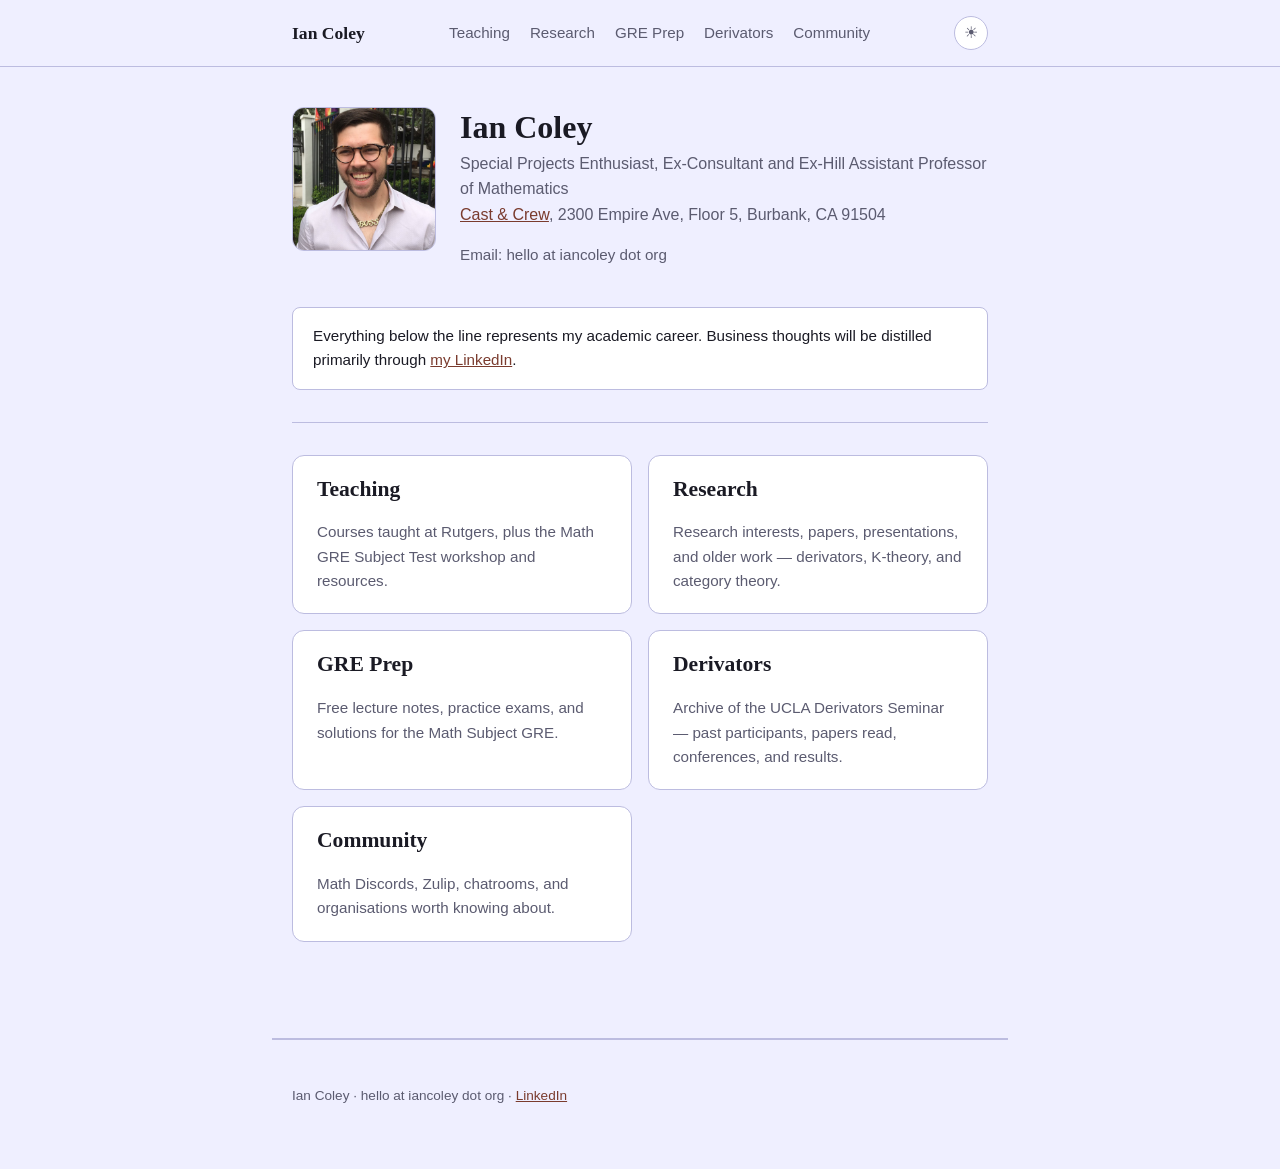
<file: index.html>
<!doctype html>
<html lang="en">
<head>
<meta charset="utf-8">
<meta name="viewport" content="width=device-width, initial-scale=1">
<title>Ian Coley</title>
<meta name="author" content="Ian Coley">

<link rel="stylesheet" href="css/style.css?v=1787190725225">
<script>
(function () {
  try {
    var saved = localStorage.getItem("theme");
    if (saved === "light" || saved === "dark") {
      document.documentElement.dataset.theme = saved;
    }
  } catch (e) {}
})();
</script>
</head>
<body>
<a class="skip-link" href="#main">Skip to content</a>
<header class="site-header">
  <nav class="site-nav">
    <a class="brand" href="index.html">Ian Coley</a>
    <div class="nav-links">
      <a href="teaching.html">Teaching</a>
      <a href="research.html">Research</a>
      <a href="greprep.html">GRE Prep</a>
      <a href="derivators.html">Derivators</a>
      <a href="community.html">Community</a>
    </div>
    <button type="button" class="theme-toggle" id="theme-toggle" aria-label="Toggle dark mode">
      <span class="icon-light" aria-hidden="true">&#9728;</span>
      <span class="icon-dark" aria-hidden="true">&#9789;</span>
    </button>
  </nav>
</header>
<main id="main">
<div class="profile">
  <img src="me.jpg" alt="Ian Coley" width="200" height="200" class="profile-photo">
  <div class="profile-text">
    <h1>Ian Coley</h1>
    <p class="tagline">Special Projects Enthusiast, Ex-Consultant and Ex-Hill Assistant Professor of Mathematics<br>
    <a href="https://www.castandcrew.com/">Cast &amp; Crew</a>, 2300 Empire Ave, Floor 5, Burbank, CA 91504</p>
    <p class="contact">Email: hello at iancoley dot org</p>
  </div>
</div>

<p class="callout">Everything below the line represents my academic career. Business thoughts will be distilled primarily through <a href="https://www.linkedin.com/in/iacoley/">my LinkedIn</a>.</p>

<hr>

<nav class="section-cards" aria-label="Academic sections">
  <a class="section-card" href="teaching.html">
    <h2>Teaching</h2>
    <p>Courses taught at Rutgers, plus the Math GRE Subject Test workshop and resources.</p>
  </a>
  <a class="section-card" href="research.html">
    <h2>Research</h2>
    <p>Research interests, papers, presentations, and older work &mdash; derivators, K-theory, and category theory.</p>
  </a>
  <a class="section-card" href="greprep.html">
    <h2>GRE Prep</h2>
    <p>Free lecture notes, practice exams, and solutions for the Math Subject GRE.</p>
  </a>
  <a class="section-card" href="derivators.html">
    <h2>Derivators</h2>
    <p>Archive of the UCLA Derivators Seminar &mdash; past participants, papers read, conferences, and results.</p>
  </a>
  <a class="section-card" href="community.html">
    <h2>Community</h2>
    <p>Math Discords, Zulip, chatrooms, and organisations worth knowing about.</p>
  </a>
</nav>

</main>
<footer class="site-footer">
  <p>Ian Coley &middot; hello at iancoley dot org &middot; <a href="https://www.linkedin.com/in/iacoley/">LinkedIn</a></p>
</footer>
<script>
(function () {
  var root = document.documentElement;
  var btn = document.getElementById("theme-toggle");
  var prefersDark = window.matchMedia("(prefers-color-scheme: dark)");

  function currentTheme() {
    return root.dataset.theme || (prefersDark.matches ? "dark" : "light");
  }

  btn.addEventListener("click", function () {
    var next = currentTheme() === "dark" ? "light" : "dark";
    root.dataset.theme = next;
    try { localStorage.setItem("theme", next); } catch (e) {}
  });
})();
</script>
</body>
</html>
</file>
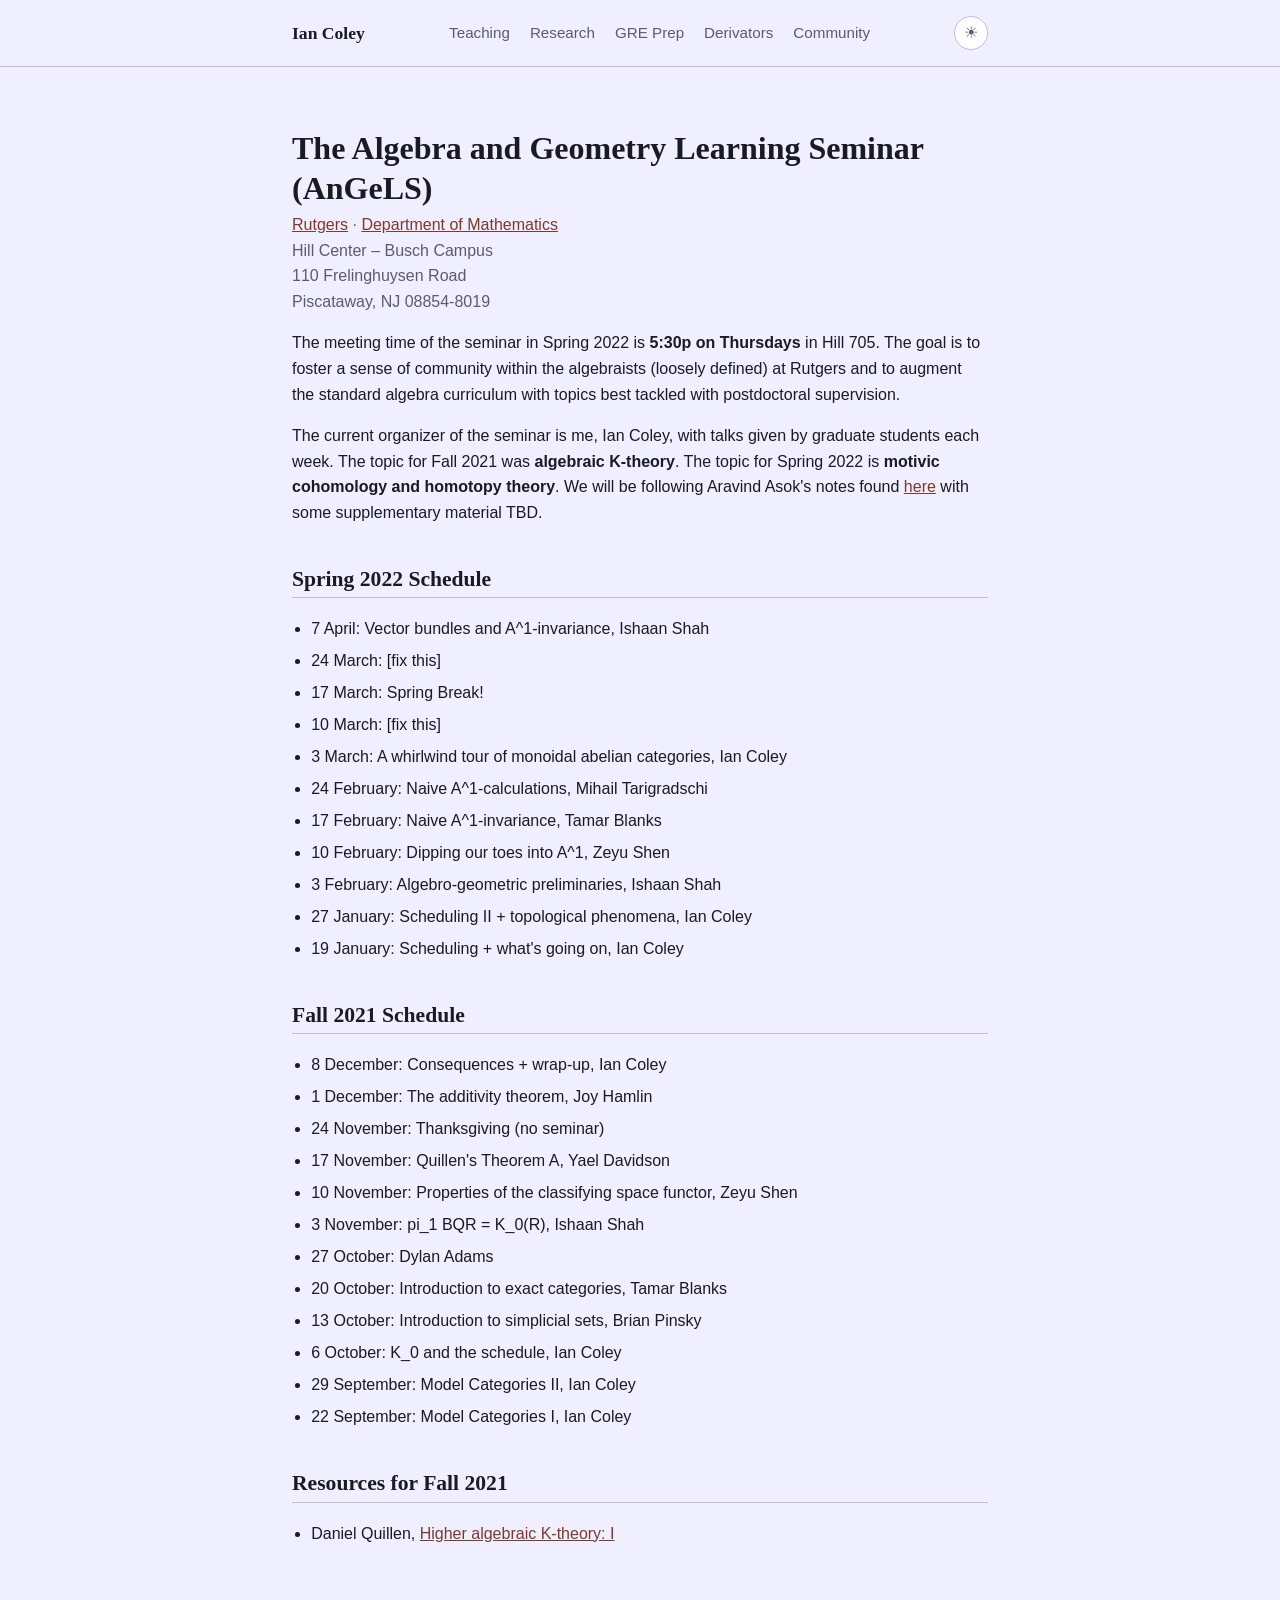
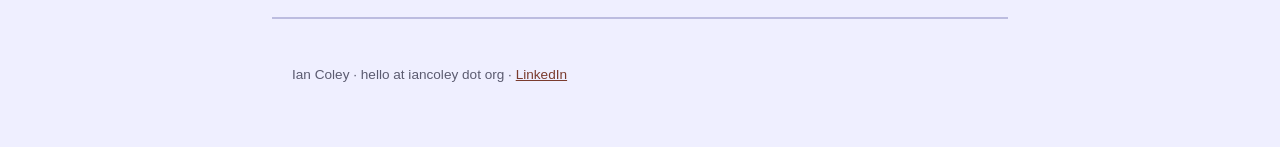
<file: angels.html>
<!doctype html>
<html lang="en">
<head>
<meta charset="utf-8">
<meta name="viewport" content="width=device-width, initial-scale=1">
<title>The Algebra and Geometry Learning Seminar (AnGeLS) · Ian Coley</title>
<meta name="author" content="Ian Coley">

<link rel="stylesheet" href="css/style.css?v=1787190725225">
<script>
(function () {
  try {
    var saved = localStorage.getItem("theme");
    if (saved === "light" || saved === "dark") {
      document.documentElement.dataset.theme = saved;
    }
  } catch (e) {}
})();
</script>
</head>
<body>
<a class="skip-link" href="#main">Skip to content</a>
<header class="site-header">
  <nav class="site-nav">
    <a class="brand" href="index.html">Ian Coley</a>
    <div class="nav-links">
      <a href="teaching.html">Teaching</a>
      <a href="research.html">Research</a>
      <a href="greprep.html">GRE Prep</a>
      <a href="derivators.html">Derivators</a>
      <a href="community.html">Community</a>
    </div>
    <button type="button" class="theme-toggle" id="theme-toggle" aria-label="Toggle dark mode">
      <span class="icon-light" aria-hidden="true">&#9728;</span>
      <span class="icon-dark" aria-hidden="true">&#9789;</span>
    </button>
  </nav>
</header>
<main id="main">
<h1>The Algebra and Geometry Learning Seminar (AnGeLS)</h1>
<p class="tagline"><a href="https://www.rutgers.edu/">Rutgers</a> &middot; <a href="https://www.math.rutgers.edu/">Department of Mathematics</a><br>
Hill Center &ndash; Busch Campus<br>110 Frelinghuysen Road<br>Piscataway, NJ 08854-8019</p>

<p>The meeting time of the seminar in Spring 2022 is <strong>5:30p on Thursdays</strong> in Hill 705. The goal is to foster a sense of community within the algebraists (loosely defined) at Rutgers and to augment the standard algebra curriculum with topics best tackled with postdoctoral supervision.</p>

<p>The current organizer of the seminar is me, Ian Coley, with talks given by graduate students each week. The topic for Fall 2021 was <strong>algebraic K-theory</strong>. The topic for Spring 2022 is <strong>motivic cohomology and homotopy theory</strong>. We will be following Aravind Asok's notes found <a href="https://dornsife.usc.edu/assets/sites/1176/docs/PDF/MATH599.S16.pdf">here</a> with some supplementary material TBD.</p>

<section>
  <h2>Spring 2022 Schedule</h2>
  <ul class="item-list">
    <li>7 April: Vector bundles and A^1-invariance, Ishaan Shah</li>
    <li>24 March: [fix this]</li>
    <li>17 March: Spring Break!</li>
    <li>10 March: [fix this]</li>
    <li>3 March: A whirlwind tour of monoidal abelian categories, Ian Coley</li>
    <li>24 February: Naive A^1-calculations, Mihail Tarigradschi</li>
    <li>17 February: Naive A^1-invariance, Tamar Blanks</li>
    <li>10 February: Dipping our toes into A^1, Zeyu Shen</li>
    <li>3 February: Algebro-geometric preliminaries, Ishaan Shah</li>
    <li>27 January: Scheduling II + topological phenomena, Ian Coley</li>
    <li>19 January: Scheduling + what's going on, Ian Coley</li>
  </ul>
</section>

<section>
  <h2>Fall 2021 Schedule</h2>
  <ul class="item-list">
    <li>8 December: Consequences + wrap-up, Ian Coley</li>
    <li>1 December: The additivity theorem, Joy Hamlin</li>
    <li>24 November: Thanksgiving (no seminar)</li>
    <li>17 November: Quillen's Theorem A, Yael Davidson</li>
    <li>10 November: Properties of the classifying space functor, Zeyu Shen</li>
    <li>3 November: pi_1 BQR = K_0(R), Ishaan Shah</li>
    <li>27 October: Dylan Adams</li>
    <li>20 October: Introduction to exact categories, Tamar Blanks</li>
    <li>13 October: Introduction to simplicial sets, Brian Pinsky</li>
    <li>6 October: K_0 and the schedule, Ian Coley</li>
    <li>29 September: Model Categories II, Ian Coley</li>
    <li>22 September: Model Categories I, Ian Coley</li>
  </ul>
</section>

<section>
  <h2>Resources for Fall 2021</h2>
  <ul class="item-list">
    <li>Daniel Quillen, <a href="http://sma.epfl.ch/~hessbell/topo_alg/Quillen.pdf">Higher algebraic K-theory: I</a></li>
  </ul>
</section>

</main>
<footer class="site-footer">
  <p>Ian Coley &middot; hello at iancoley dot org &middot; <a href="https://www.linkedin.com/in/iacoley/">LinkedIn</a></p>
</footer>
<script>
(function () {
  var root = document.documentElement;
  var btn = document.getElementById("theme-toggle");
  var prefersDark = window.matchMedia("(prefers-color-scheme: dark)");

  function currentTheme() {
    return root.dataset.theme || (prefersDark.matches ? "dark" : "light");
  }

  btn.addEventListener("click", function () {
    var next = currentTheme() === "dark" ? "light" : "dark";
    root.dataset.theme = next;
    try { localStorage.setItem("theme", next); } catch (e) {}
  });
})();
</script>
</body>
</html>
</file>
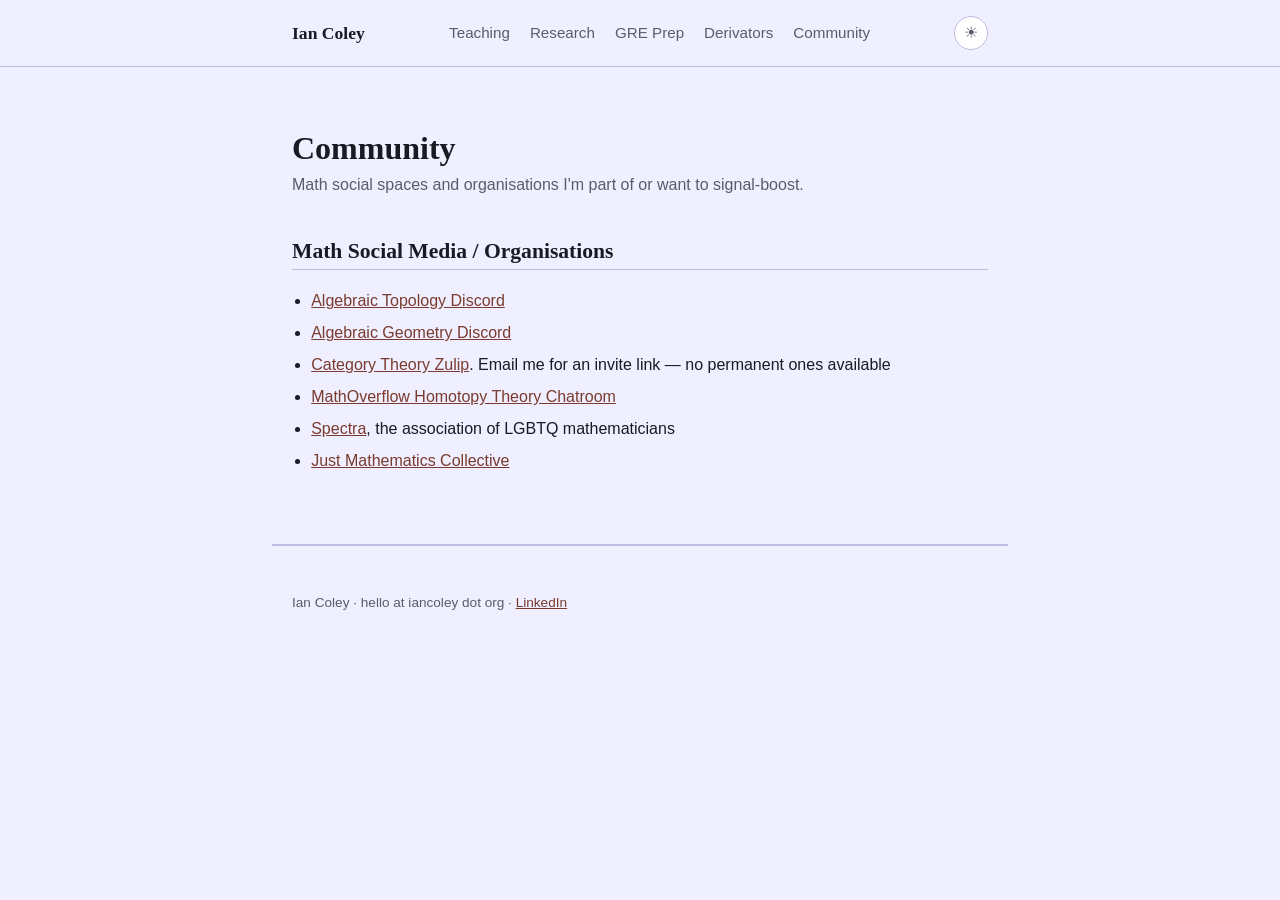
<file: community.html>
<!doctype html>
<html lang="en">
<head>
<meta charset="utf-8">
<meta name="viewport" content="width=device-width, initial-scale=1">
<title>Community · Ian Coley</title>
<meta name="author" content="Ian Coley">

<link rel="stylesheet" href="css/style.css?v=1787190725225">
<script>
(function () {
  try {
    var saved = localStorage.getItem("theme");
    if (saved === "light" || saved === "dark") {
      document.documentElement.dataset.theme = saved;
    }
  } catch (e) {}
})();
</script>
</head>
<body>
<a class="skip-link" href="#main">Skip to content</a>
<header class="site-header">
  <nav class="site-nav">
    <a class="brand" href="index.html">Ian Coley</a>
    <div class="nav-links">
      <a href="teaching.html">Teaching</a>
      <a href="research.html">Research</a>
      <a href="greprep.html">GRE Prep</a>
      <a href="derivators.html">Derivators</a>
      <a href="community.html">Community</a>
    </div>
    <button type="button" class="theme-toggle" id="theme-toggle" aria-label="Toggle dark mode">
      <span class="icon-light" aria-hidden="true">&#9728;</span>
      <span class="icon-dark" aria-hidden="true">&#9789;</span>
    </button>
  </nav>
</header>
<main id="main">
<h1>Community</h1>
<p class="tagline">Math social spaces and organisations I'm part of or want to signal-boost.</p>

<section id="social">
  <h2>Math Social Media / Organisations</h2>
  <ul class="item-list">
    <li><a href="https://discord.gg/2XGcvScpwp">Algebraic Topology Discord</a></li>
    <li><a href="https://discord.gg/v2Ud8uvxCf">Algebraic Geometry Discord</a></li>
    <li><a href="https://categorytheory.zulipchat.com">Category Theory Zulip</a>. Email me for an invite link &mdash; no permanent ones available</li>
    <li><a href="https://chat.stackexchange.com/rooms/9417/homotopy-theory">MathOverflow Homotopy Theory Chatroom</a></li>
    <li><a href="http://lgbtmath.org/">Spectra</a>, the association of LGBTQ mathematicians</li>
    <li><a href="https://www.justmathematicscollective.net/">Just Mathematics Collective</a></li>
  </ul>
</section>

</main>
<footer class="site-footer">
  <p>Ian Coley &middot; hello at iancoley dot org &middot; <a href="https://www.linkedin.com/in/iacoley/">LinkedIn</a></p>
</footer>
<script>
(function () {
  var root = document.documentElement;
  var btn = document.getElementById("theme-toggle");
  var prefersDark = window.matchMedia("(prefers-color-scheme: dark)");

  function currentTheme() {
    return root.dataset.theme || (prefersDark.matches ? "dark" : "light");
  }

  btn.addEventListener("click", function () {
    var next = currentTheme() === "dark" ? "light" : "dark";
    root.dataset.theme = next;
    try { localStorage.setItem("theme", next); } catch (e) {}
  });
})();
</script>
</body>
</html>
</file>
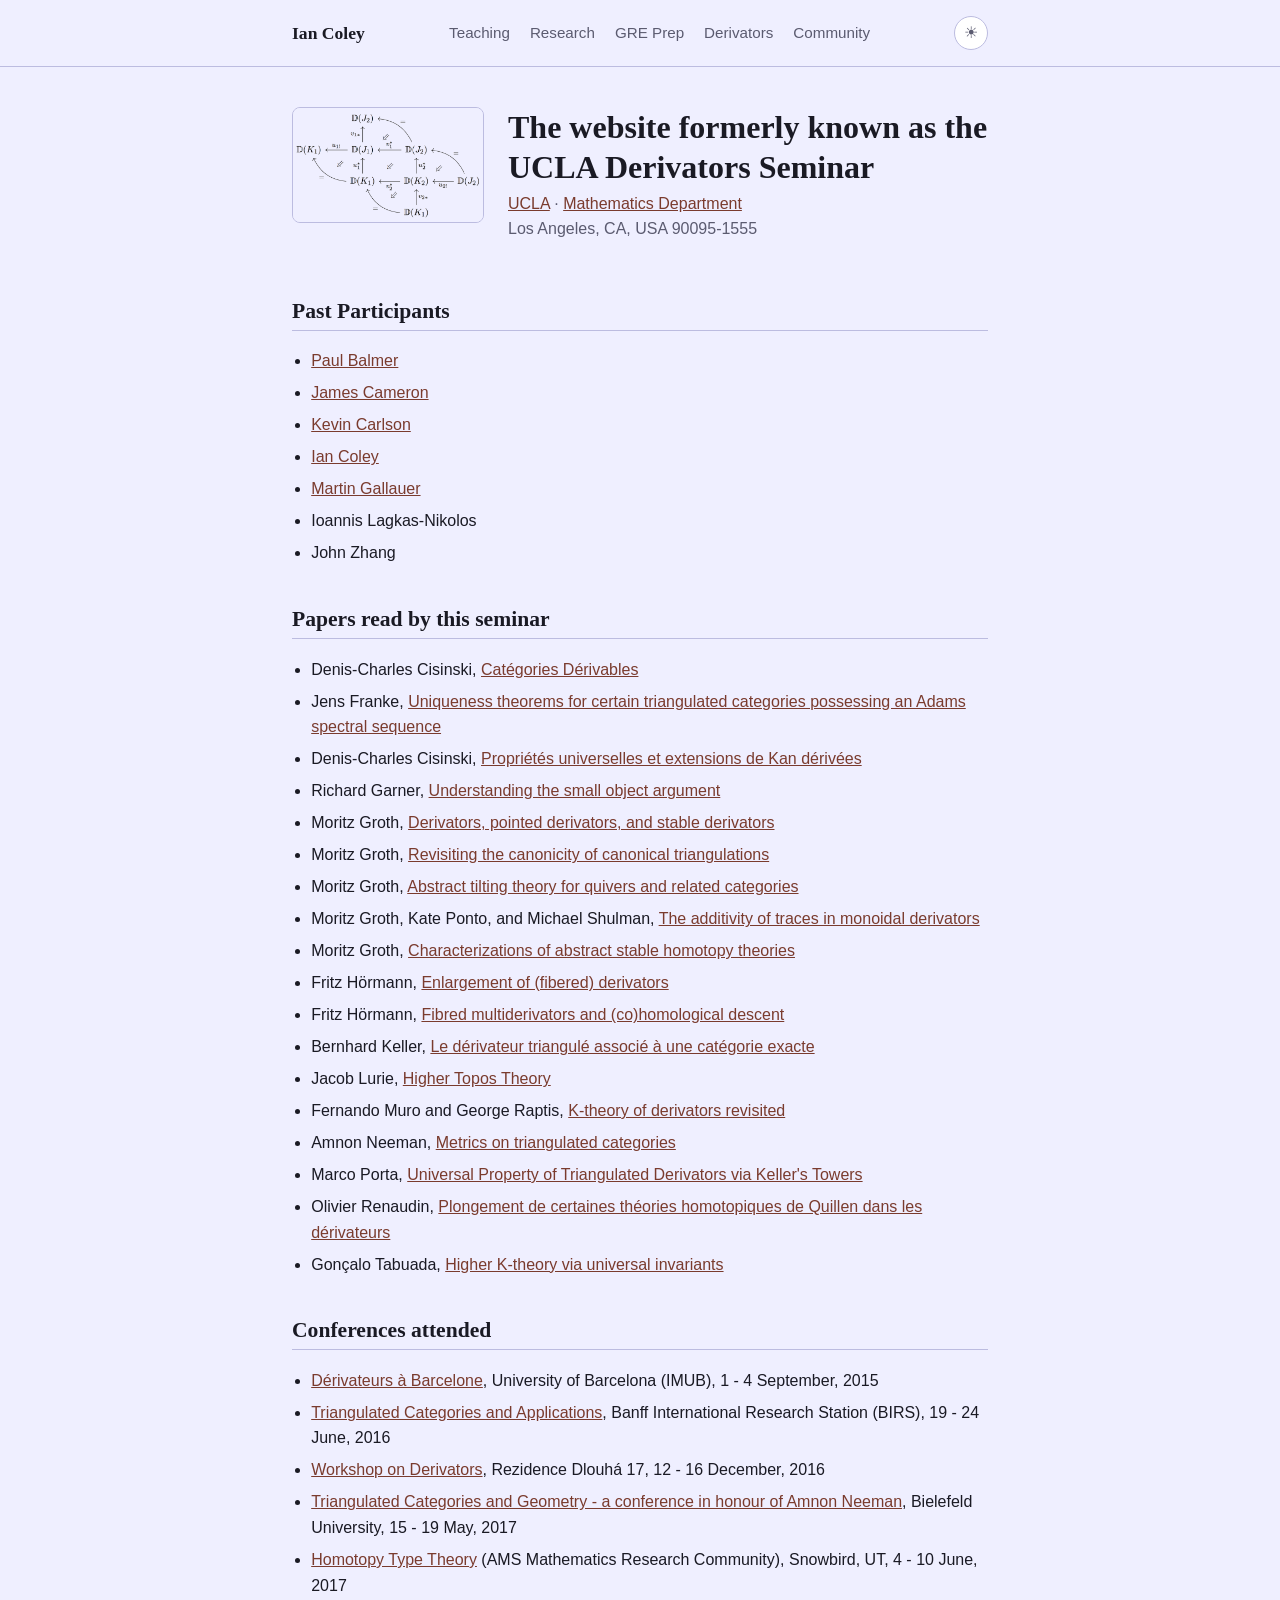
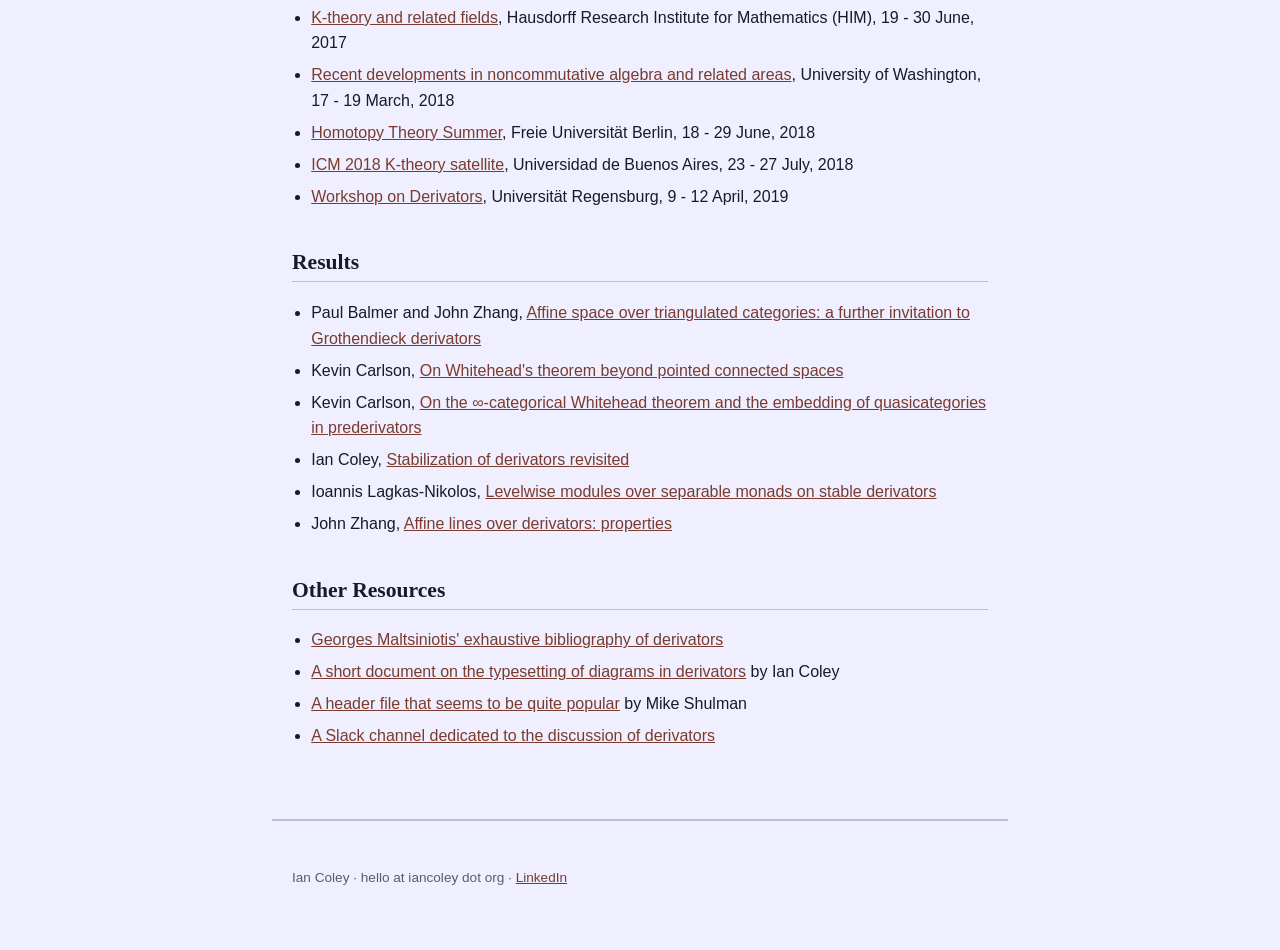
<file: derivators.html>
<!doctype html>
<html lang="en">
<head>
<meta charset="utf-8">
<meta name="viewport" content="width=device-width, initial-scale=1">
<title>Resources for derivators · Ian Coley</title>
<meta name="author" content="Ian Coley">

<link rel="stylesheet" href="css/style.css?v=1787190725225">
<script>
(function () {
  try {
    var saved = localStorage.getItem("theme");
    if (saved === "light" || saved === "dark") {
      document.documentElement.dataset.theme = saved;
    }
  } catch (e) {}
})();
</script>
</head>
<body>
<a class="skip-link" href="#main">Skip to content</a>
<header class="site-header">
  <nav class="site-nav">
    <a class="brand" href="index.html">Ian Coley</a>
    <div class="nav-links">
      <a href="teaching.html">Teaching</a>
      <a href="research.html">Research</a>
      <a href="greprep.html">GRE Prep</a>
      <a href="derivators.html">Derivators</a>
      <a href="community.html">Community</a>
    </div>
    <button type="button" class="theme-toggle" id="theme-toggle" aria-label="Toggle dark mode">
      <span class="icon-light" aria-hidden="true">&#9728;</span>
      <span class="icon-dark" aria-hidden="true">&#9789;</span>
    </button>
  </nav>
</header>
<main id="main">
<div class="profile">
  <img src="calculusofmates.png" alt="The calculus of mates" class="aside-image">
  <div class="profile-text">
    <h1>The website formerly known as the UCLA Derivators Seminar</h1>
    <p class="tagline"><a href="http://www.ucla.edu/">UCLA</a> &middot; <a href="http://www.math.ucla.edu/">Mathematics Department</a><br>Los Angeles, CA, USA 90095-1555</p>
  </div>
</div>

<section>
  <h2>Past Participants</h2>
  <ul class="item-list">
    <li><a href="http://www.math.ucla.edu/~balmer">Paul Balmer</a></li>
    <li><a href="http://www.math.ucla.edu/~jcameron/">James Cameron</a></li>
    <li><a href="http://www.math.ucla.edu/~kdcarlson/">Kevin Carlson</a></li>
    <li><a href="http://www.iancoley.org">Ian Coley</a></li>
    <li><a href="http://people.maths.ox.ac.uk/gallauer/">Martin Gallauer</a></li>
    <li>Ioannis Lagkas-Nikolos</li>
    <li>John Zhang</li>
  </ul>
</section>

<section>
  <h2>Papers read by this seminar</h2>
  <ul class="item-list">
    <li>Denis-Charles Cisinski, <a href="https://hal.inria.fr/file/index/docid/529748/filename/catder.pdf">Cat&eacute;gories D&eacute;rivables</a></li>
    <li>Jens Franke, <a href="https://faculty.math.illinois.edu/K-theory/0139/Adams.pdf">Uniqueness theorems for certain triangulated categories possessing an Adams spectral sequence</a></li>
    <li>Denis-Charles Cisinski, <a href="http://www.math.univ-toulouse.fr/~dcisinsk/puhot.pdf">Propri&eacute;t&eacute;s universelles et extensions de Kan d&eacute;riv&eacute;es</a></li>
    <li>Richard Garner, <a href="https://arxiv.org/pdf/0712.0724v2.pdf">Understanding the small object argument</a></li>
    <li>Moritz Groth, <a href="http://arxiv.org/pdf/1112.3840v2.pdf">Derivators, pointed derivators, and stable derivators</a></li>
    <li>Moritz Groth, <a href="http://arxiv.org/abs/1602.04846">Revisiting the canonicity of canonical triangulations</a></li>
    <li>Moritz Groth, <a href="http://www.math.uni-bonn.de/~mgroth/preprints/GS_tilting4.pdf">Abstract tilting theory for quivers and related categories</a></li>
    <li>Moritz Groth, Kate Ponto, and Michael Shulman, <a href="http://arxiv.org/pdf/1212.3277v3.pdf">The additivity of traces in monoidal derivators</a></li>
    <li>Moritz Groth, <a href="http://arxiv.org/abs/1602.07632">Characterizations of abstract stable homotopy theories</a></li>
    <li>Fritz H&ouml;rmann, <a href="https://arxiv.org/pdf/1706.09692.pdf">Enlargement of (fibered) derivators</a></li>
    <li>Fritz H&ouml;rmann, <a href="http://arxiv.org/abs/1505.00974">Fibred multiderivators and (co)homological descent</a></li>
    <li>Bernhard Keller, <a href="http://webusers.imj-prg.fr/~bernhard.keller/publ/KellerDerCatExacte.pdf">Le d&eacute;rivateur triangul&eacute; associ&eacute; &agrave; une cat&eacute;gorie exacte</a></li>
    <li>Jacob Lurie, <a href="http://www.math.harvard.edu/~lurie/papers/highertopoi.pdf">Higher Topos Theory</a></li>
    <li>Fernando Muro and George Raptis, <a href="http://arxiv.org/pdf/1402.1871v1.pdf">K-theory of derivators revisited</a></li>
    <li>Amnon Neeman, <a href="https://arxiv.org/pdf/1901.01453.pdf">Metrics on triangulated categories</a></li>
    <li>Marco Porta, <a href="http://arxiv.org/pdf/1512.02691.pdf">Universal Property of Triangulated Derivators via Keller's Towers</a></li>
    <li>Olivier Renaudin, <a href="ren09.pdf">Plongement de certaines th&eacute;ories homotopiques de Quillen dans les d&eacute;rivateurs</a></li>
    <li>Gon&ccedil;alo Tabuada, <a href="https://arxiv.org/pdf/0706.2420.pdf">Higher K-theory via universal invariants</a></li>
  </ul>
</section>

<section>
  <h2>Conferences attended</h2>
  <ul class="item-list">
    <li><a href="http://www.ub.edu/Derivateurs2015/">D&eacute;rivateurs &agrave; Barcelone</a>, University of Barcelona (IMUB), 1 - 4 September, 2015</li>
    <li><a href="http://www.birs.ca/events/2016/5-day-workshops/16w5040">Triangulated Categories and Applications</a>, Banff International Research Station (BIRS), 19 - 24 June, 2016</li>
    <li><a href="http://www.karlin.mff.cuni.cz/~stovicek/derivators2016/">Workshop on Derivators</a>, Rezidence Dlouh&aacute; 17, 12 - 16 December, 2016</li>
    <li><a href="https://www.math.uni-bielefeld.de/birep/meetings/neeman2017/">Triangulated Categories and Geometry - a conference in honour of Amnon Neeman</a>, Bielefeld University, 15 - 19 May, 2017</li>
    <li><a href="http://www.ams.org/programs/research-communities/2017MRC-1">Homotopy Type Theory</a> (AMS Mathematics Research Community), Snowbird, UT, 4 - 10 June, 2017</li>
    <li><a href="https://www.him.uni-bonn.de/programs/current-trimester-program/k-theory-2017/workshop-k-theory-and-related-fields/">K-theory and related fields</a>, Hausdorff Research Institute for Mathematics (HIM), 19 - 30 June, 2017</li>
    <li><a href="https://sites.math.washington.edu/~zhang/SeattleRDncAR2018/index.html">Recent developments in noncommutative algebra and related areas</a>, University of Washington, 17 - 19 March, 2018</li>
    <li><a href="https://sites.google.com/view/homotopytheorysummerberlin/">Homotopy Theory Summer</a>, Freie Universit&auml;t Berlin, 18 - 29 June, 2018</li>
    <li><a href="http://mate.dm.uba.ar/~gtartag/workshop/workshop.html">ICM 2018 K-theory satellite</a>, Universidad de Buenos Aires, 23 - 27 July, 2018</li>
    <li><a href="https://www-app.uni-regensburg.de/Fakultaeten/MAT/sfb-higher-invariants/index.php/Derivators">Workshop on Derivators</a>, Universit&auml;t Regensburg, 9 - 12 April, 2019</li>
  </ul>
</section>

<section>
  <h2>Results</h2>
  <ul class="item-list">
    <li>Paul Balmer and John Zhang, <a href="http://arxiv.org/abs/1601.02576">Affine space over triangulated categories: a further invitation to Grothendieck derivators</a></li>
    <li>Kevin Carlson, <a href="https://arxiv.org/abs/1802.04439">On Whitehead's theorem beyond pointed connected spaces</a></li>
    <li>Kevin Carlson, <a href="https://arxiv.org/abs/1612.06980">On the &infin;-categorical Whitehead theorem and the embedding of quasicategories in prederivators</a></li>
    <li>Ian Coley, <a href="https://arxiv.org/abs/1802.04343">Stabilization of derivators revisited</a></li>
    <li>Ioannis Lagkas-Nikolos, <a href="https://arxiv.org/abs/1608.06340">Levelwise modules over separable monads on stable derivators</a></li>
    <li>John Zhang, <a href="https://arxiv.org/abs/1706.06211">Affine lines over derivators: properties</a></li>
  </ul>
</section>

<section>
  <h2>Other Resources</h2>
  <ul class="item-list">
    <li><a href="https://webusers.imj-prg.fr/~georges.maltsiniotis/groth/Derivateursengl.html">Georges Maltsiniotis' exhaustive bibliography of derivators</a></li>
    <li><a href="pub/derivatortex.pdf">A short document on the typesetting of diagrams in derivators</a> by Ian Coley</li>
    <li><a href="https://github.com/mikeshulman/basictex/blob/master/decls.tex">A header file that seems to be quite popular</a> by Mike Shulman</li>
    <li><a href="https://derivators.slack.com">A Slack channel dedicated to the discussion of derivators</a></li>
  </ul>
</section>

</main>
<footer class="site-footer">
  <p>Ian Coley &middot; hello at iancoley dot org &middot; <a href="https://www.linkedin.com/in/iacoley/">LinkedIn</a></p>
</footer>
<script>
(function () {
  var root = document.documentElement;
  var btn = document.getElementById("theme-toggle");
  var prefersDark = window.matchMedia("(prefers-color-scheme: dark)");

  function currentTheme() {
    return root.dataset.theme || (prefersDark.matches ? "dark" : "light");
  }

  btn.addEventListener("click", function () {
    var next = currentTheme() === "dark" ? "light" : "dark";
    root.dataset.theme = next;
    try { localStorage.setItem("theme", next); } catch (e) {}
  });
})();
</script>
</body>
</html>
</file>
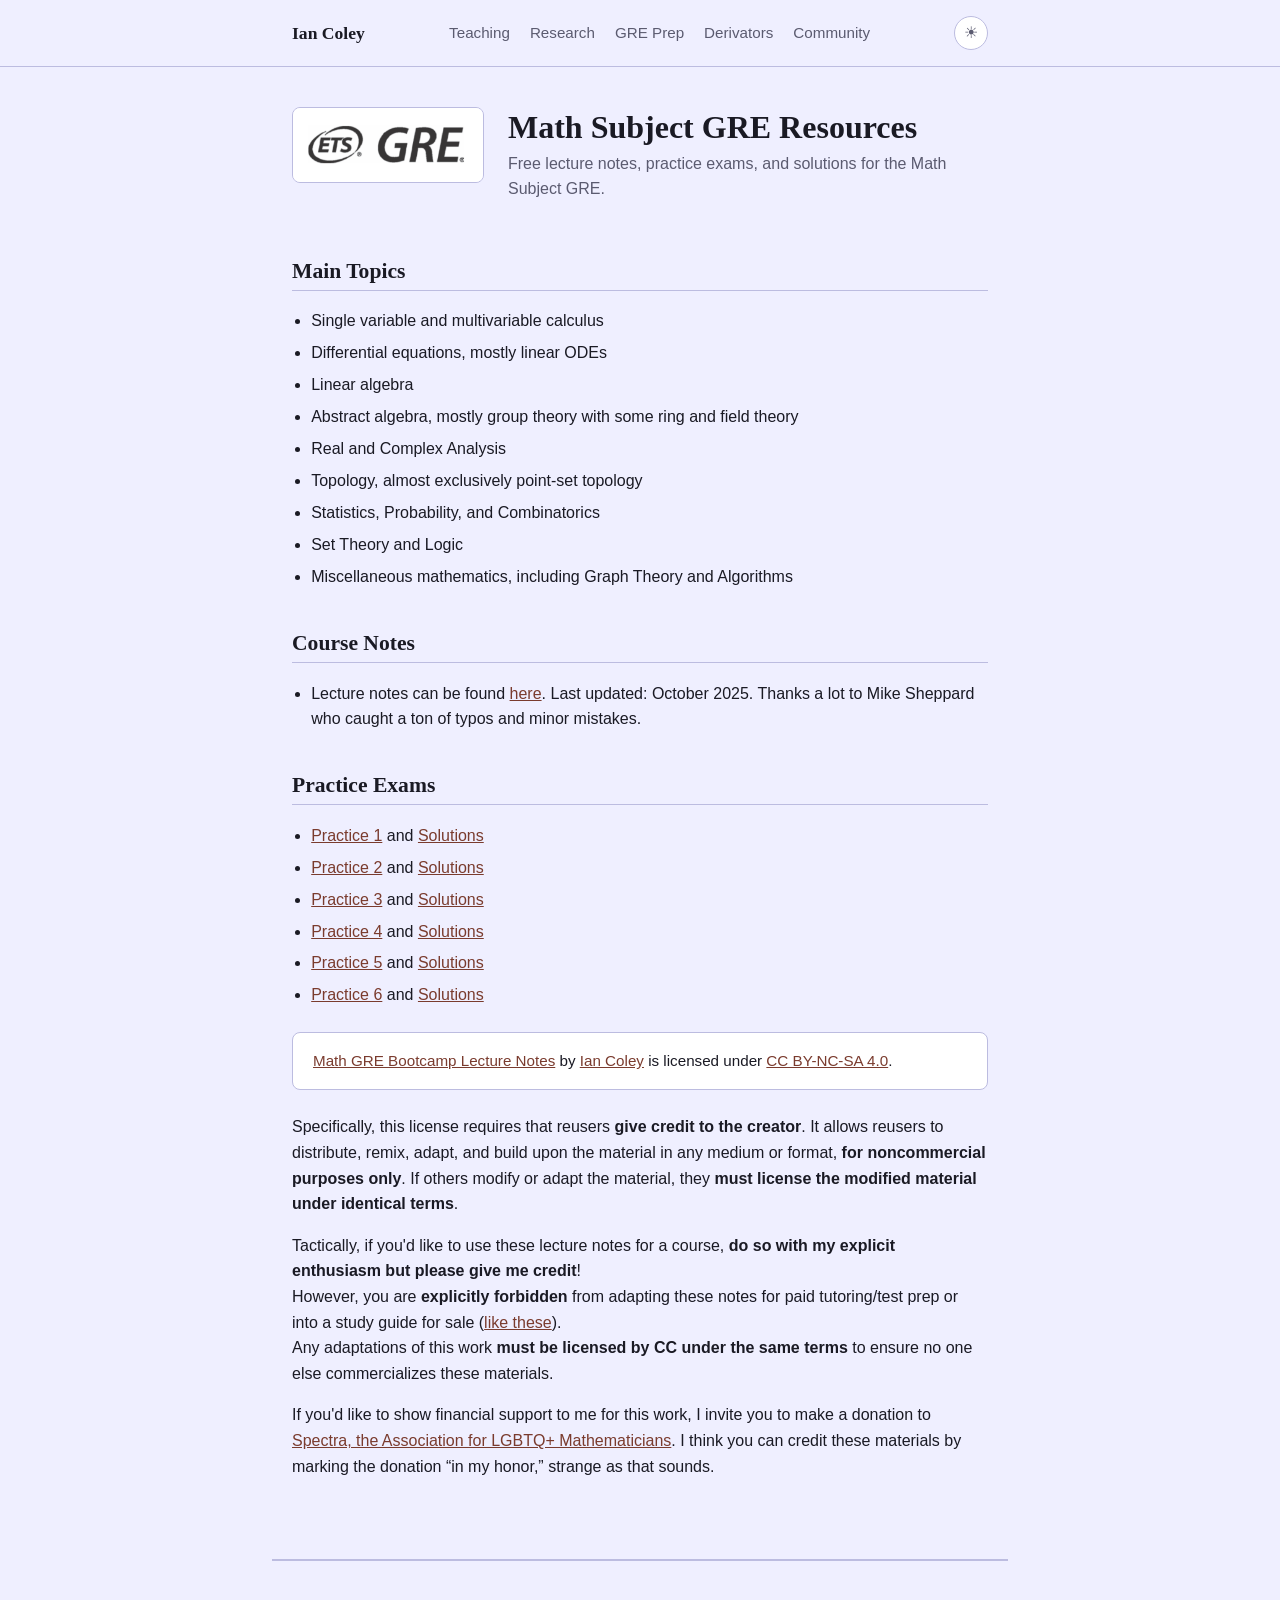
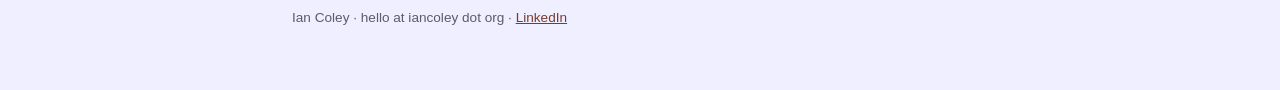
<file: greprep.html>
<!doctype html>
<html lang="en">
<head>
<meta charset="utf-8">
<meta name="viewport" content="width=device-width, initial-scale=1">
<title>Math Subject GRE Resources · Ian Coley</title>
<meta name="author" content="Ian Coley">

<link rel="stylesheet" href="css/style.css?v=1787190725225">
<script>
(function () {
  try {
    var saved = localStorage.getItem("theme");
    if (saved === "light" || saved === "dark") {
      document.documentElement.dataset.theme = saved;
    }
  } catch (e) {}
})();
</script>
</head>
<body>
<a class="skip-link" href="#main">Skip to content</a>
<header class="site-header">
  <nav class="site-nav">
    <a class="brand" href="index.html">Ian Coley</a>
    <div class="nav-links">
      <a href="teaching.html">Teaching</a>
      <a href="research.html">Research</a>
      <a href="greprep.html">GRE Prep</a>
      <a href="derivators.html">Derivators</a>
      <a href="community.html">Community</a>
    </div>
    <button type="button" class="theme-toggle" id="theme-toggle" aria-label="Toggle dark mode">
      <span class="icon-light" aria-hidden="true">&#9728;</span>
      <span class="icon-dark" aria-hidden="true">&#9789;</span>
    </button>
  </nav>
</header>
<main id="main">
<div class="profile">
  <a href="gre/etsgre.png"><img src="gre/etsgre.png" alt="ETS GRE" class="aside-image"></a>
  <div class="profile-text">
    <h1>Math Subject GRE Resources</h1>
    <p class="tagline">Free lecture notes, practice exams, and solutions for the Math Subject GRE.</p>
  </div>
</div>

<section>
  <h2>Main Topics</h2>
  <ul class="item-list">
    <li>Single variable and multivariable calculus</li>
    <li>Differential equations, mostly linear ODEs</li>
    <li>Linear algebra</li>
    <li>Abstract algebra, mostly group theory with some ring and field theory</li>
    <li>Real and Complex Analysis</li>
    <li>Topology, almost exclusively point-set topology</li>
    <li>Statistics, Probability, and Combinatorics</li>
    <li>Set Theory and Logic</li>
    <li>Miscellaneous mathematics, including Graph Theory and Algorithms</li>
  </ul>
</section>

<section>
  <h2>Course Notes</h2>
  <ul class="item-list">
    <li>Lecture notes can be found <a href="gre/lecture-notes.pdf">here</a>. Last updated: October 2025. Thanks a lot to Mike Sheppard who caught a ton of typos and minor mistakes.</li>
  </ul>
</section>

<section>
  <h2>Practice Exams</h2>
  <ul class="item-list">
    <li><a href="gre/Practice 1.pdf">Practice 1</a> and <a href="gre/Practice 1 solutions.pdf">Solutions</a></li>
    <li><a href="gre/Practice 2.pdf">Practice 2</a> and <a href="gre/Practice 2 solutions.pdf">Solutions</a></li>
    <li><a href="gre/Practice 3.pdf">Practice 3</a> and <a href="gre/Practice 3 solutions.pdf">Solutions</a></li>
    <li><a href="gre/Practice 4.pdf">Practice 4</a> and <a href="gre/Practice 4 solutions.pdf">Solutions</a></li>
    <li><a href="gre/Practice 5.pdf">Practice 5</a> and <a href="gre/Practice 5 solutions.pdf">Solutions</a></li>
    <li><a href="gre/Practice 6.pdf">Practice 6</a> and <a href="gre/Practice 6 solutions.pdf">Solutions</a></li>
  </ul>
</section>

<p class="callout" xmlns:cc="http://creativecommons.org/ns#" xmlns:dct="http://purl.org/dc/terms/">
<a property="dct:title" rel="cc:attributionURL" href="https://iancoley.org/gre/lecture-notes.pdf">Math GRE Bootcamp Lecture Notes</a> by <a rel="cc:attributionURL dct:creator" property="cc:attributionName" href="https://iancoley.org/">Ian Coley</a> is licensed under <a href="https://creativecommons.org/licenses/by-nc-sa/4.0/?ref=chooser-v1" target="_blank" rel="license noopener noreferrer">CC BY-NC-SA 4.0</a>.
</p>

<p>Specifically, this license requires that reusers <strong>give credit to the creator</strong>. It allows reusers to distribute, remix, adapt, and build upon the material in any medium or format, <strong>for noncommercial purposes only</strong>. If others modify or adapt the material, they <strong>must license the modified material under identical terms</strong>.</p>

<p>Tactically, if you'd like to use these lecture notes for a course, <strong>do so with my explicit enthusiasm but please give me credit</strong>!<br>
However, you are <strong>explicitly forbidden</strong> from adapting these notes for paid tutoring/test prep or into a study guide for sale (<a href="https://www.amazon.com/GRE-Mathematics-Subject-Test-Solutions/dp/1533659346?s=books&sr=1-1">like these</a>).<br>
Any adaptations of this work <strong>must be licensed by CC under the same terms</strong> to ensure no one else commercializes these materials.</p>

<p>If you'd like to show financial support to me for this work, I invite you to make a donation to <a href="https://secure.givelively.org/donate/spectra-the-association-for-lgbtq-mathematicians">Spectra, the Association for LGBTQ+ Mathematicians</a>. I think you can credit these materials by marking the donation &ldquo;in my honor,&rdquo; strange as that sounds.</p>

</main>
<footer class="site-footer">
  <p>Ian Coley &middot; hello at iancoley dot org &middot; <a href="https://www.linkedin.com/in/iacoley/">LinkedIn</a></p>
</footer>
<script>
(function () {
  var root = document.documentElement;
  var btn = document.getElementById("theme-toggle");
  var prefersDark = window.matchMedia("(prefers-color-scheme: dark)");

  function currentTheme() {
    return root.dataset.theme || (prefersDark.matches ? "dark" : "light");
  }

  btn.addEventListener("click", function () {
    var next = currentTheme() === "dark" ? "light" : "dark";
    root.dataset.theme = next;
    try { localStorage.setItem("theme", next); } catch (e) {}
  });
})();
</script>
</body>
</html>
</file>
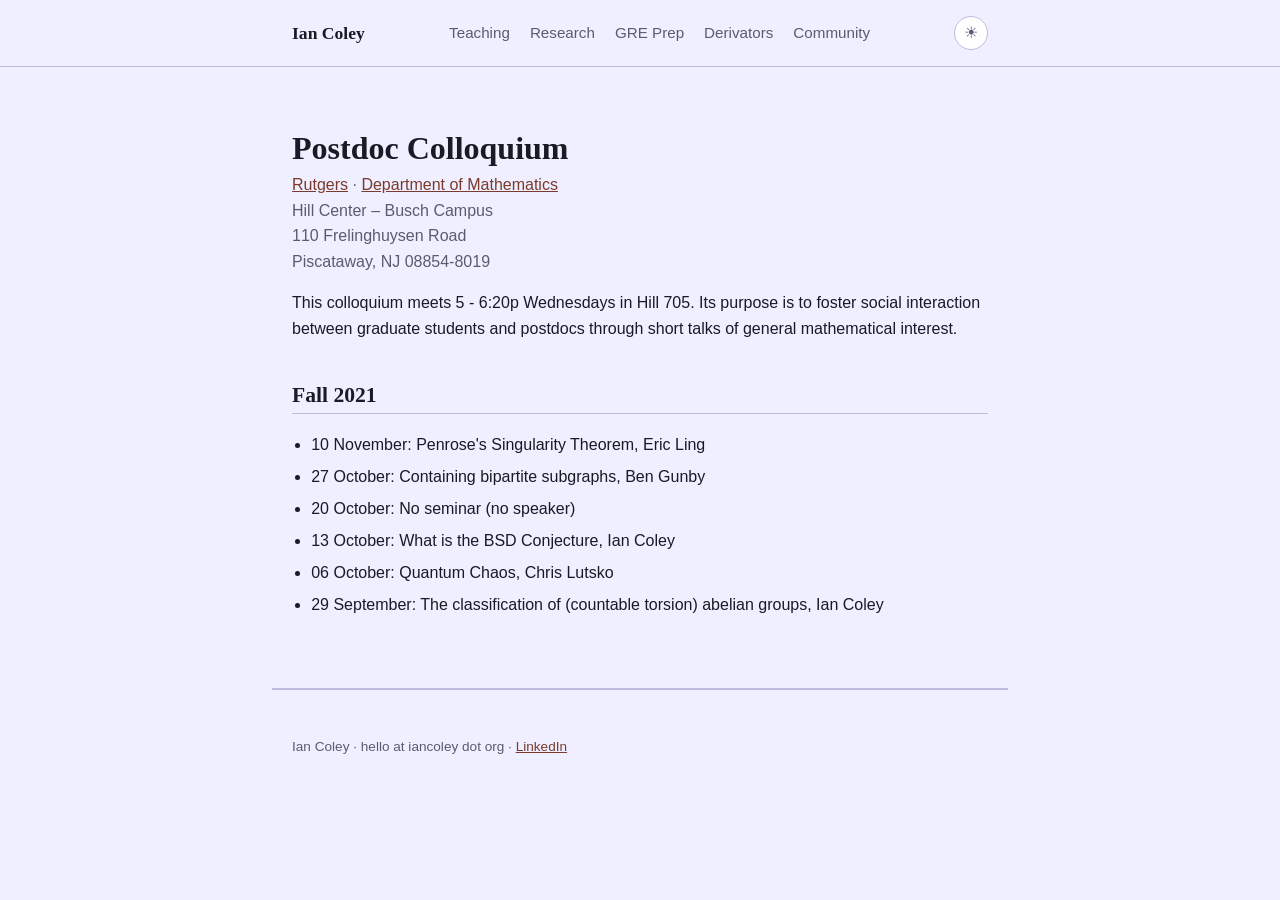
<file: postdoc-colloquium.html>
<!doctype html>
<html lang="en">
<head>
<meta charset="utf-8">
<meta name="viewport" content="width=device-width, initial-scale=1">
<title>Rutgers Postdoc Colloquium · Ian Coley</title>
<meta name="author" content="Ian Coley">

<link rel="stylesheet" href="css/style.css?v=1787190725225">
<script>
(function () {
  try {
    var saved = localStorage.getItem("theme");
    if (saved === "light" || saved === "dark") {
      document.documentElement.dataset.theme = saved;
    }
  } catch (e) {}
})();
</script>
</head>
<body>
<a class="skip-link" href="#main">Skip to content</a>
<header class="site-header">
  <nav class="site-nav">
    <a class="brand" href="index.html">Ian Coley</a>
    <div class="nav-links">
      <a href="teaching.html">Teaching</a>
      <a href="research.html">Research</a>
      <a href="greprep.html">GRE Prep</a>
      <a href="derivators.html">Derivators</a>
      <a href="community.html">Community</a>
    </div>
    <button type="button" class="theme-toggle" id="theme-toggle" aria-label="Toggle dark mode">
      <span class="icon-light" aria-hidden="true">&#9728;</span>
      <span class="icon-dark" aria-hidden="true">&#9789;</span>
    </button>
  </nav>
</header>
<main id="main">
<h1>Postdoc Colloquium</h1>
<p class="tagline"><a href="https://www.rutgers.edu/">Rutgers</a> &middot; <a href="https://www.math.rutgers.edu/">Department of Mathematics</a><br>
Hill Center &ndash; Busch Campus<br>110 Frelinghuysen Road<br>Piscataway, NJ 08854-8019</p>

<p>This colloquium meets 5 - 6:20p Wednesdays in Hill 705. Its purpose is to foster social interaction between graduate students and postdocs through short talks of general mathematical interest.</p>

<section>
  <h2>Fall 2021</h2>
  <ul class="item-list">
    <li>10 November: Penrose's Singularity Theorem, Eric Ling</li>
    <li>27 October: Containing bipartite subgraphs, Ben Gunby</li>
    <li>20 October: No seminar (no speaker)</li>
    <li>13 October: What is the BSD Conjecture, Ian Coley</li>
    <li>06 October: Quantum Chaos, Chris Lutsko</li>
    <li>29 September: The classification of (countable torsion) abelian groups, Ian Coley</li>
  </ul>
</section>

</main>
<footer class="site-footer">
  <p>Ian Coley &middot; hello at iancoley dot org &middot; <a href="https://www.linkedin.com/in/iacoley/">LinkedIn</a></p>
</footer>
<script>
(function () {
  var root = document.documentElement;
  var btn = document.getElementById("theme-toggle");
  var prefersDark = window.matchMedia("(prefers-color-scheme: dark)");

  function currentTheme() {
    return root.dataset.theme || (prefersDark.matches ? "dark" : "light");
  }

  btn.addEventListener("click", function () {
    var next = currentTheme() === "dark" ? "light" : "dark";
    root.dataset.theme = next;
    try { localStorage.setItem("theme", next); } catch (e) {}
  });
})();
</script>
</body>
</html>
</file>
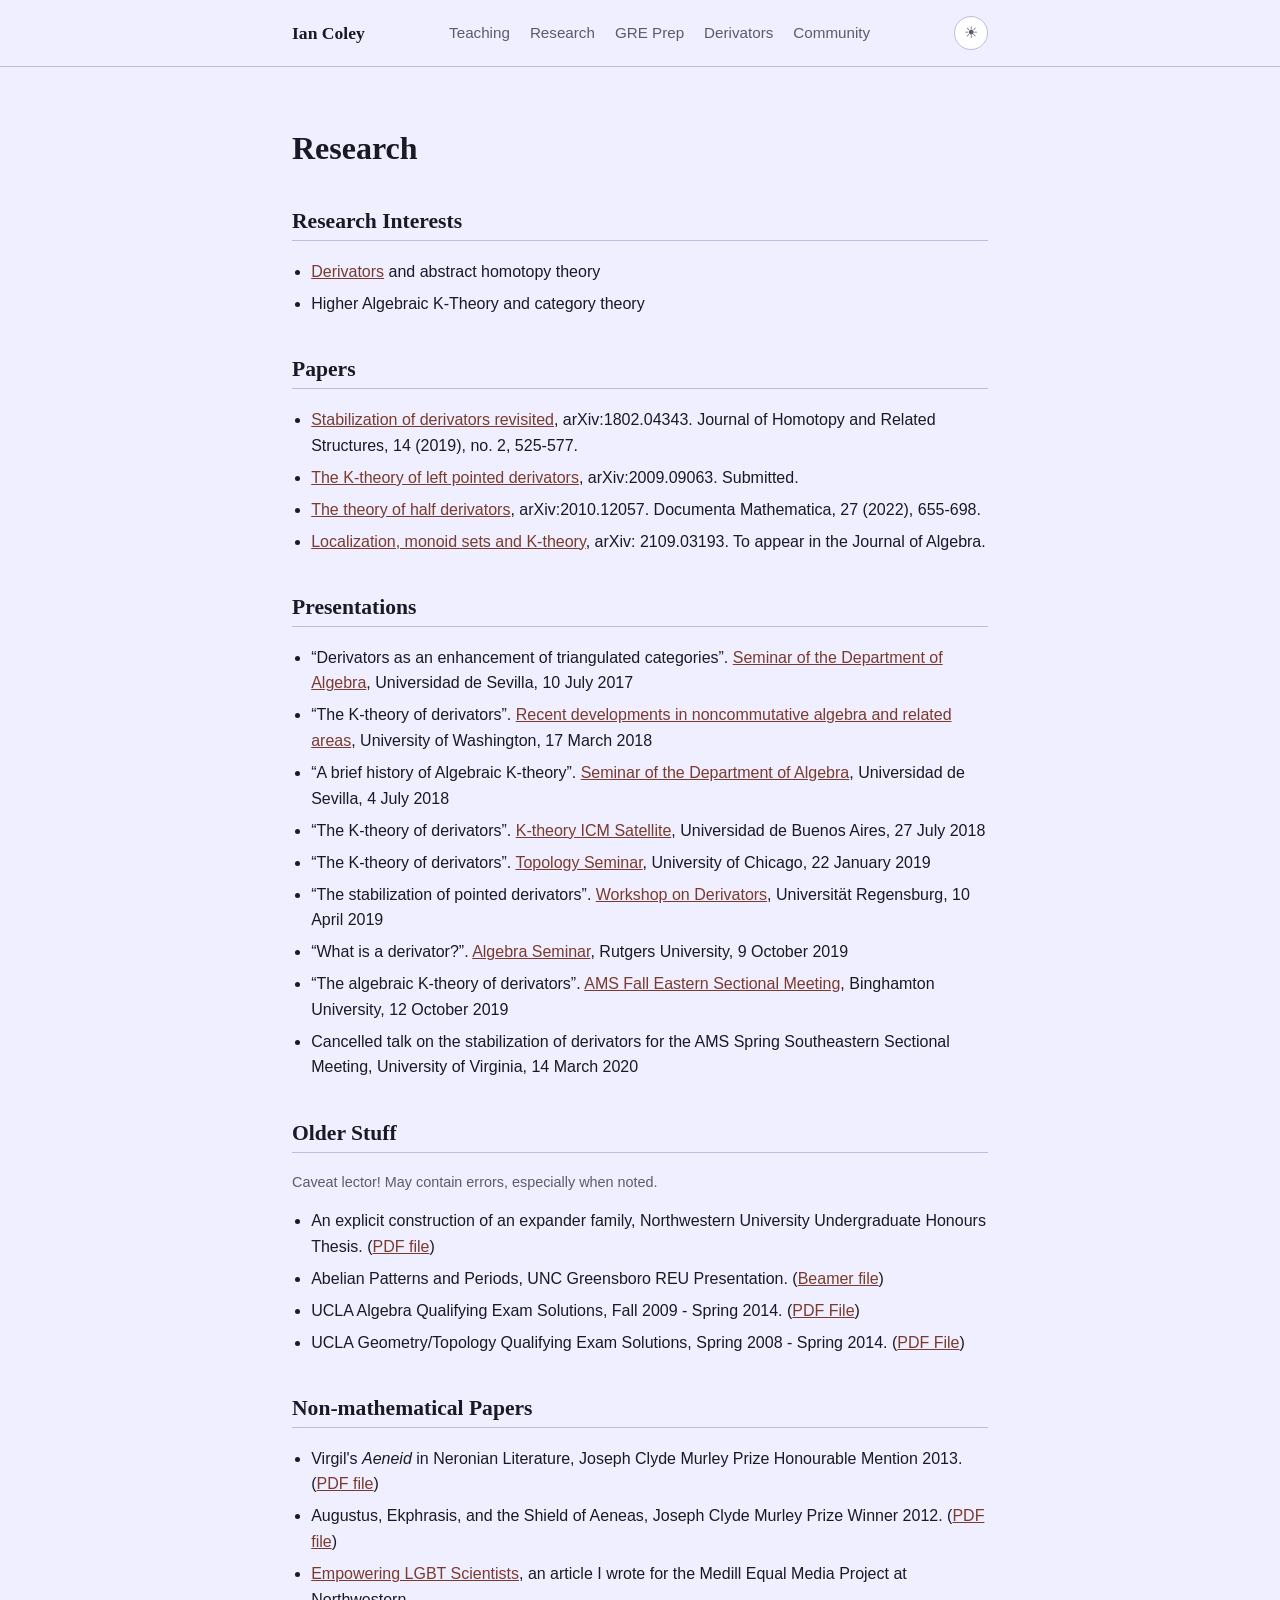
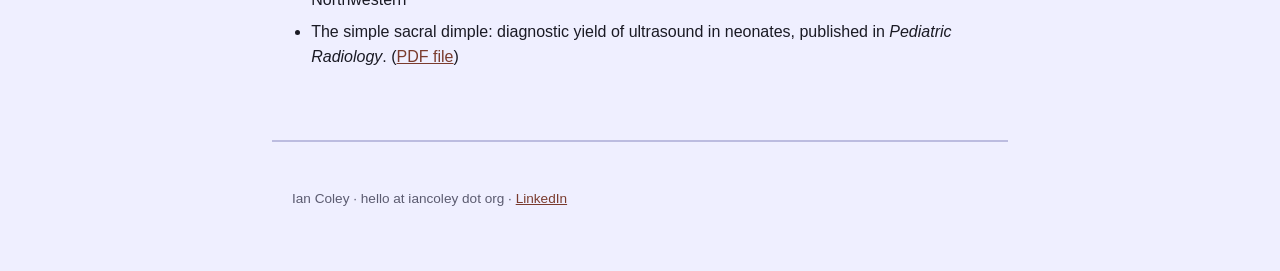
<file: research.html>
<!doctype html>
<html lang="en">
<head>
<meta charset="utf-8">
<meta name="viewport" content="width=device-width, initial-scale=1">
<title>Research · Ian Coley</title>
<meta name="author" content="Ian Coley">

<link rel="stylesheet" href="css/style.css?v=1787190725225">
<script>
(function () {
  try {
    var saved = localStorage.getItem("theme");
    if (saved === "light" || saved === "dark") {
      document.documentElement.dataset.theme = saved;
    }
  } catch (e) {}
})();
</script>
</head>
<body>
<a class="skip-link" href="#main">Skip to content</a>
<header class="site-header">
  <nav class="site-nav">
    <a class="brand" href="index.html">Ian Coley</a>
    <div class="nav-links">
      <a href="teaching.html">Teaching</a>
      <a href="research.html">Research</a>
      <a href="greprep.html">GRE Prep</a>
      <a href="derivators.html">Derivators</a>
      <a href="community.html">Community</a>
    </div>
    <button type="button" class="theme-toggle" id="theme-toggle" aria-label="Toggle dark mode">
      <span class="icon-light" aria-hidden="true">&#9728;</span>
      <span class="icon-dark" aria-hidden="true">&#9789;</span>
    </button>
  </nav>
</header>
<main id="main">
<h1>Research</h1>

<section id="research-interests">
  <h2>Research Interests</h2>
  <ul class="item-list">
    <li><a href="derivators.html">Derivators</a> and abstract homotopy theory</li>
    <li>Higher Algebraic K-Theory and category theory</li>
  </ul>
</section>

<section id="papers">
  <h2>Papers</h2>
  <ul class="item-list">
    <li><a href="pub/coley-stabilization.pdf">Stabilization of derivators revisited</a>, arXiv:1802.04343. Journal of Homotopy and Related Structures, 14 (2019), no. 2, 525-577.</li>
    <li><a href="pub/coley-additivity.pdf">The K-theory of left pointed derivators</a>, arXiv:2009.09063. Submitted.</li>
    <li><a href="https://www.elibm.org/article/10012194">The theory of half derivators</a>, arXiv:2010.12057. Documenta Mathematica, 27 (2022), 655-698.</li>
    <li><a href="https://arxiv.org/abs/2109.03193">Localization, monoid sets and K-theory</a>, arXiv: 2109.03193. To appear in the Journal of Algebra.</li>
  </ul>
</section>

<section id="presentations">
  <h2>Presentations</h2>
  <ul class="item-list">
    <li>&ldquo;Derivators as an enhancement of triangulated categories&rdquo;. <a href="http://www.algebra.us.es/semalg/index.html">Seminar of the Department of Algebra</a>, Universidad de Sevilla, 10 July 2017</li>
    <li>&ldquo;The K-theory of derivators&rdquo;. <a href="https://sites.math.washington.edu/~zhang/SeattleRDncAR2018/index.html">Recent developments in noncommutative algebra and related areas</a>, University of Washington, 17 March 2018</li>
    <li>&ldquo;A brief history of Algebraic K-theory&rdquo;. <a href="http://www.algebra.us.es/semalg/index.html">Seminar of the Department of Algebra</a>, Universidad de Sevilla, 4 July 2018</li>
    <li>&ldquo;The K-theory of derivators&rdquo;. <a href="http://mate.dm.uba.ar/~gtartag/workshop/workshop.html">K-theory ICM Satellite</a>, Universidad de Buenos Aires, 27 July 2018</li>
    <li>&ldquo;The K-theory of derivators&rdquo;. <a href="https://math.uchicago.edu/~algtop/pastseminars.html">Topology Seminar</a>, University of Chicago, 22 January 2019</li>
    <li>&ldquo;The stabilization of pointed derivators&rdquo;. <a href="https://www-app.uni-regensburg.de/Fakultaeten/MAT/sfb-higher-invariants/index.php/Derivators">Workshop on Derivators</a>, Universität Regensburg, 10 April 2019</li>
    <li>&ldquo;What is a derivator?&rdquo;. <a href="http://sites.math.rutgers.edu/~weibel/algebra.seminar.html">Algebra Seminar</a>, Rutgers University, 9 October 2019</li>
    <li>&ldquo;The algebraic K-theory of derivators&rdquo;. <a href="http://www.ams.org/meetings/sectional/2263_program_ss5.html#title">AMS Fall Eastern Sectional Meeting</a>, Binghamton University, 12 October 2019</li>
    <li>Cancelled talk on the stabilization of derivators for the AMS Spring Southeastern Sectional Meeting, University of Virginia, 14 March 2020</li>
  </ul>
</section>

<section id="older">
  <h2>Older Stuff</h2>
  <p class="meta">Caveat lector! May contain errors, especially when noted.</p>
  <ul class="item-list">
    <li>An explicit construction of an expander family, Northwestern University Undergraduate Honours Thesis. (<a href="pub/undergrad-thesis.pdf">PDF file</a>)</li>
    <li>Abelian Patterns and Periods, UNC Greensboro REU Presentation. (<a href="pub/reu.pdf">Beamer file</a>)</li>
    <li>UCLA Algebra Qualifying Exam Solutions, Fall 2009 - Spring 2014. (<a href="pub/algqual.pdf">PDF File</a>)</li>
    <li>UCLA Geometry/Topology Qualifying Exam Solutions, Spring 2008 - Spring 2014. (<a href="pub/gtqual.pdf">PDF File</a>)</li>
  </ul>
</section>

<section id="nonmath">
  <h2>Non-mathematical Papers</h2>
  <ul class="item-list">
    <li>Virgil's <em>Aeneid</em> in Neronian Literature, Joseph Clyde Murley Prize Honourable Mention 2013. (<a href="pub/aeneidneronianliterature.pdf">PDF file</a>)</li>
    <li>Augustus, Ekphrasis, and the Shield of Aeneas, Joseph Clyde Murley Prize Winner 2012. (<a href="pub/shieldofaeneas.pdf">PDF file</a>)</li>
    <li><a href="pub/coley-memp.pdf">Empowering LGBT Scientists</a>, an article I wrote for the Medill Equal Media Project at Northwestern</li>
    <li>The simple sacral dimple: diagnostic yield of ultrasound in neonates, published in <em>Pediatric Radiology</em>. (<a href="pub/dimple.pdf">PDF file</a>)</li>
  </ul>
</section>

</main>
<footer class="site-footer">
  <p>Ian Coley &middot; hello at iancoley dot org &middot; <a href="https://www.linkedin.com/in/iacoley/">LinkedIn</a></p>
</footer>
<script>
(function () {
  var root = document.documentElement;
  var btn = document.getElementById("theme-toggle");
  var prefersDark = window.matchMedia("(prefers-color-scheme: dark)");

  function currentTheme() {
    return root.dataset.theme || (prefersDark.matches ? "dark" : "light");
  }

  btn.addEventListener("click", function () {
    var next = currentTheme() === "dark" ? "light" : "dark";
    root.dataset.theme = next;
    try { localStorage.setItem("theme", next); } catch (e) {}
  });
})();
</script>
</body>
</html>
</file>
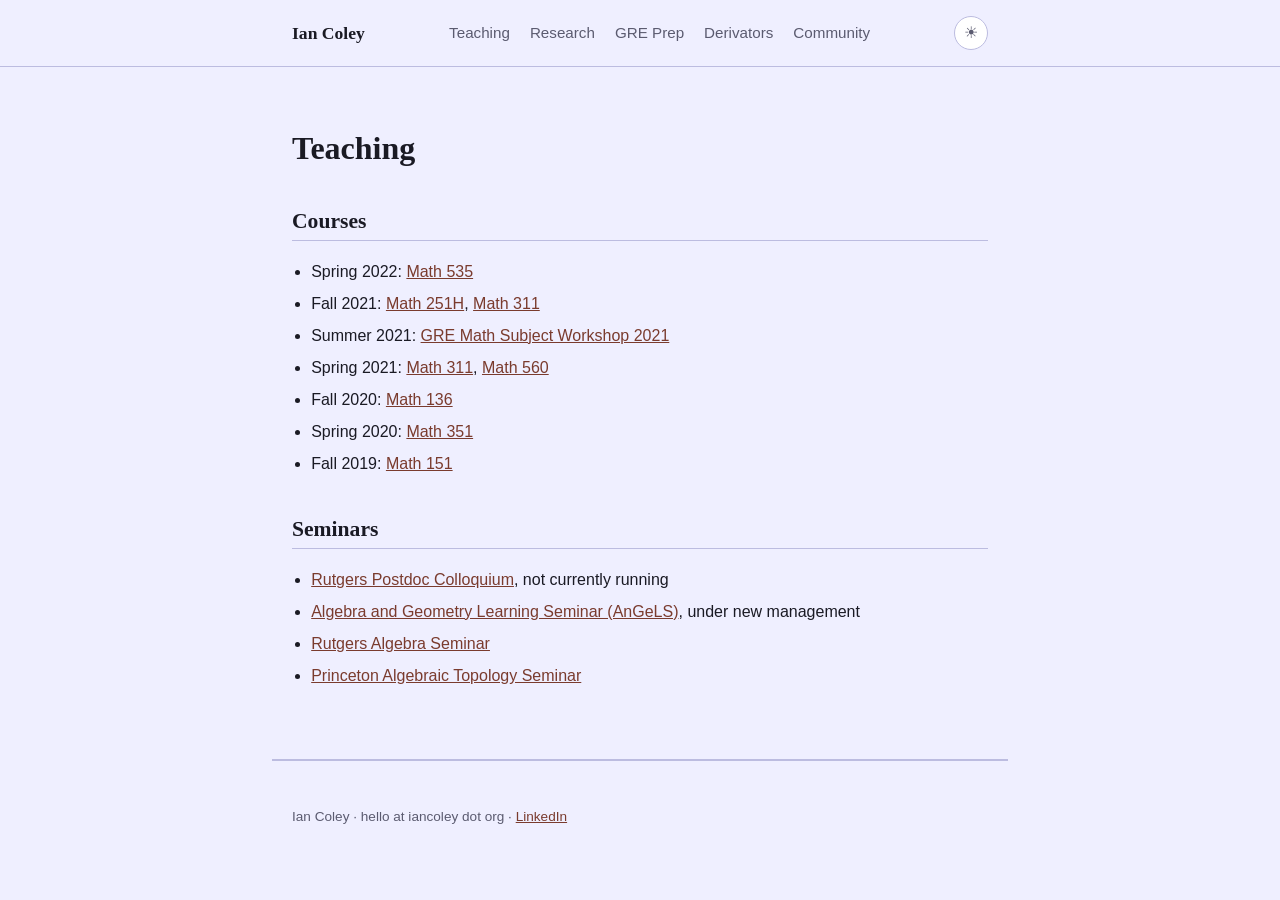
<file: teaching.html>
<!doctype html>
<html lang="en">
<head>
<meta charset="utf-8">
<meta name="viewport" content="width=device-width, initial-scale=1">
<title>Teaching · Ian Coley</title>
<meta name="author" content="Ian Coley">

<link rel="stylesheet" href="css/style.css?v=1787190725225">
<script>
(function () {
  try {
    var saved = localStorage.getItem("theme");
    if (saved === "light" || saved === "dark") {
      document.documentElement.dataset.theme = saved;
    }
  } catch (e) {}
})();
</script>
</head>
<body>
<a class="skip-link" href="#main">Skip to content</a>
<header class="site-header">
  <nav class="site-nav">
    <a class="brand" href="index.html">Ian Coley</a>
    <div class="nav-links">
      <a href="teaching.html">Teaching</a>
      <a href="research.html">Research</a>
      <a href="greprep.html">GRE Prep</a>
      <a href="derivators.html">Derivators</a>
      <a href="community.html">Community</a>
    </div>
    <button type="button" class="theme-toggle" id="theme-toggle" aria-label="Toggle dark mode">
      <span class="icon-light" aria-hidden="true">&#9728;</span>
      <span class="icon-dark" aria-hidden="true">&#9789;</span>
    </button>
  </nav>
</header>
<main id="main">
<h1>Teaching</h1>

<section>
  <h2>Courses</h2>
  <ul class="item-list">
    <li>Spring 2022: <a href="https://rutgers.instructure.com/courses/168544">Math 535</a></li>
    <li>Fall 2021: <a href="https://rutgers.instructure.com/courses/134760">Math 251H</a>, <a href="https://rutgers.instructure.com/courses/134835">Math 311</a></li>
    <li>Summer 2021: <a href="greprep.html">GRE Math Subject Workshop 2021</a></li>
    <li>Spring 2021: <a href="https://rutgers.instructure.com/courses/121774">Math 311</a>, <a href="https://rutgers.instructure.com/courses/113019">Math 560</a></li>
    <li>Fall 2020: <a href="https://rutgers.instructure.com/courses/67434">Math 136</a></li>
    <li>Spring 2020: <a href="https://rutgers.instructure.com/courses/38827">Math 351</a></li>
    <li>Fall 2019: <a href="https://rutgers.instructure.com/courses/27817">Math 151</a></li>
  </ul>
</section>

<section id="seminars">
  <h2>Seminars</h2>
  <ul class="item-list">
    <li><a href="postdoc-colloquium.html">Rutgers Postdoc Colloquium</a>, not currently running</li>
    <li><a href="angels.html">Algebra and Geometry Learning Seminar (AnGeLS)</a>, under new management</li>
    <li><a href="https://sites.math.rutgers.edu/~weibel/algebra.seminar.html">Rutgers Algebra Seminar</a></li>
    <li><a href="https://www.math.princeton.edu/events/seminars/algebraic-topology-seminar">Princeton Algebraic Topology Seminar</a></li>
  </ul>
</section>

</main>
<footer class="site-footer">
  <p>Ian Coley &middot; hello at iancoley dot org &middot; <a href="https://www.linkedin.com/in/iacoley/">LinkedIn</a></p>
</footer>
<script>
(function () {
  var root = document.documentElement;
  var btn = document.getElementById("theme-toggle");
  var prefersDark = window.matchMedia("(prefers-color-scheme: dark)");

  function currentTheme() {
    return root.dataset.theme || (prefersDark.matches ? "dark" : "light");
  }

  btn.addEventListener("click", function () {
    var next = currentTheme() === "dark" ? "light" : "dark";
    root.dataset.theme = next;
    try { localStorage.setItem("theme", next); } catch (e) {}
  });
})();
</script>
</body>
</html>
</file>
<file: css/style.css>
:root {
  --bg: #efefff;
  --fg: #1a1a24;
  --muted: #5b5b70;
  --accent: #7a3b2e;
  --border: #bcbce0;
  --card-bg: #ffffff;
  --max-width: 46rem;
  --font-sans: -apple-system, BlinkMacSystemFont, "Segoe UI", Roboto, Helvetica, Arial, sans-serif;
  --font-serif: "Iowan Old Style", "Palatino Linotype", Palatino, Georgia, serif;
}

@media (prefers-color-scheme: dark) {
  :root:not([data-theme="light"]) {
    --bg: #14141f;
    --fg: #e6e6f0;
    --muted: #9a9ab0;
    --accent: #e2a084;
    --border: #2a2a3d;
    --card-bg: #1c1c2b;
  }
}

:root[data-theme="dark"] {
  --bg: #14141f;
  --fg: #e6e6f0;
  --muted: #9a9ab0;
  --accent: #e2a084;
  --border: #2a2a3d;
  --card-bg: #1c1c2b;
}

* { box-sizing: border-box; }

html { color-scheme: light dark; }

body {
  margin: 0;
  background: var(--bg);
  color: var(--fg);
  font-family: var(--font-sans);
  line-height: 1.6;
  -webkit-font-smoothing: antialiased;
}

.skip-link {
  position: absolute;
  left: -999px;
  top: 0;
  background: var(--accent);
  color: #fff;
  padding: 0.5em 1em;
  z-index: 10;
}
.skip-link:focus { left: 0; }

.site-header {
  border-bottom: 1px solid var(--border);
  position: sticky;
  top: 0;
  background: var(--bg);
  z-index: 5;
}

.site-nav {
  max-width: var(--max-width);
  margin: 0 auto;
  padding: 1rem 1.25rem;
  display: flex;
  justify-content: space-between;
  align-items: center;
  flex-wrap: wrap;
  gap: 0.5rem 1rem;
}

.brand {
  font-family: var(--font-serif);
  font-weight: 700;
  font-size: 1.1rem;
  color: var(--fg);
  text-decoration: none;
}

.nav-links { display: flex; gap: 1.25rem; flex-wrap: wrap; }

.nav-links a {
  color: var(--muted);
  text-decoration: none;
  font-size: 0.95rem;
}
.nav-links a:hover { color: var(--accent); }

.theme-toggle {
  border: 1px solid var(--border);
  background: var(--card-bg);
  color: var(--muted);
  border-radius: 999px;
  width: 2.1rem;
  height: 2.1rem;
  line-height: 1;
  font-size: 1rem;
  cursor: pointer;
  display: inline-flex;
  align-items: center;
  justify-content: center;
}
.theme-toggle:hover { color: var(--accent); border-color: var(--accent); }
.theme-toggle .icon-dark { display: none; }
:root[data-theme="dark"] .theme-toggle .icon-light { display: none; }
:root[data-theme="dark"] .theme-toggle .icon-dark { display: inline; }
@media (prefers-color-scheme: dark) {
  :root:not([data-theme="light"]) .theme-toggle .icon-light { display: none; }
  :root:not([data-theme="light"]) .theme-toggle .icon-dark { display: inline; }
}

main {
  max-width: var(--max-width);
  margin: 0 auto;
  padding: 2.5rem 1.25rem 4rem;
}

h1, h2, h3 {
  font-family: var(--font-serif);
  line-height: 1.25;
}

h1 { font-size: 2rem; margin-bottom: 0.25rem; }
h2 { font-size: 1.35rem; margin-top: 2.5rem; border-bottom: 1px solid var(--border); padding-bottom: 0.3rem; }
h3 { font-size: 1.05rem; margin-bottom: 0.3rem; }

a { color: var(--accent); }

.tagline {
  color: var(--muted);
  margin-top: 0;
}

.profile {
  display: flex;
  gap: 1.5rem;
  align-items: flex-start;
  flex-wrap: wrap;
  margin-bottom: 1rem;
}

.profile-photo {
  width: 9rem;
  height: 9rem;
  object-fit: cover;
  border-radius: 0.75rem;
  border: 1px solid var(--border);
}

.profile-text { flex: 1; min-width: 14rem; }

.profile-text h1 { margin-top: 0; }

.contact { color: var(--muted); font-size: 0.95rem; }

.callout {
  background: var(--card-bg);
  border: 1px solid var(--border);
  border-radius: 0.5rem;
  padding: 1rem 1.25rem;
  margin: 1.5rem 0;
  font-size: 0.95rem;
}

.section-cards {
  display: grid;
  grid-template-columns: repeat(auto-fit, minmax(14rem, 1fr));
  gap: 1rem;
  margin: 2rem 0;
}

.section-card {
  display: block;
  background: var(--card-bg);
  border: 1px solid var(--border);
  border-radius: 0.75rem;
  padding: 1.25rem 1.5rem;
  text-decoration: none;
  color: var(--fg);
  transition: border-color 0.15s ease;
}

.section-card:hover { border-color: var(--accent); }

.section-card h2 {
  margin-top: 0;
  border-bottom: none;
  padding-bottom: 0;
  color: var(--fg);
}

.section-card p {
  margin: 0.25rem 0 0;
  color: var(--muted);
  font-size: 0.95rem;
}

.aside-image {
  max-width: 12rem;
  width: 100%;
  height: auto;
  flex-shrink: 0;
  border-radius: 0.5rem;
  border: 1px solid var(--border);
}

ul.plain, dl.section-list {
  padding-left: 0;
  list-style: none;
  margin: 0;
}

ul.item-list { padding-left: 1.2rem; margin: 0.5rem 0 0; }
ul.item-list li { margin-bottom: 0.4rem; }

.section-list dt {
  font-weight: 600;
  margin-top: 0.25rem;
}

.meta { color: var(--muted); font-size: 0.9rem; }

.site-footer {
  max-width: var(--max-width);
  margin: 0 auto;
  padding: 2rem 1.25rem 3rem;
  color: var(--muted);
  font-size: 0.85rem;
  border-top: 2px solid var(--border);
}

hr { border: none; border-top: 1px solid var(--border); margin: 2rem 0; }
</file>
